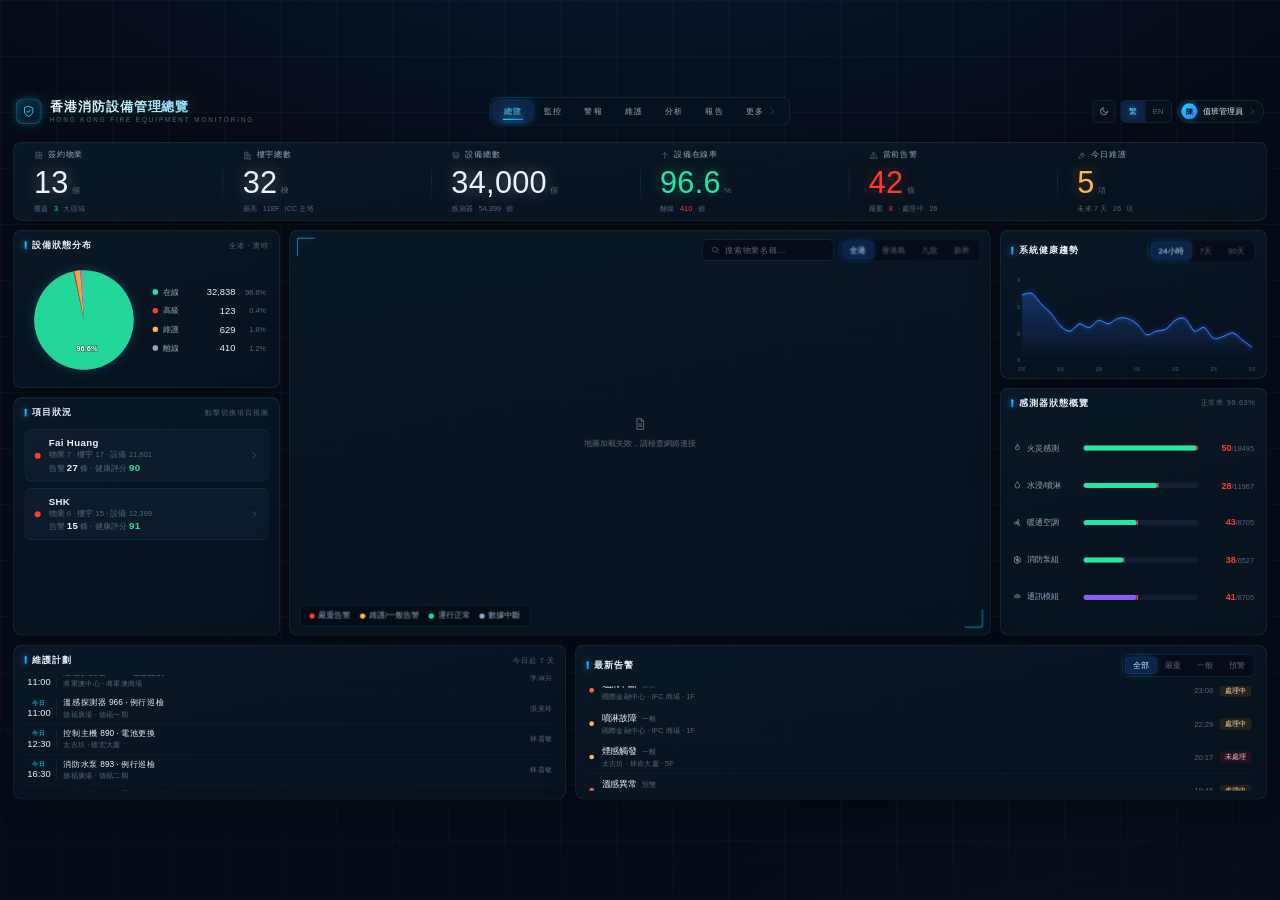
<file: index.html>
<!DOCTYPE html>
<html lang="zh-HK">
<head>
<meta charset="UTF-8">
<title>香港消防設備管理總覽 · L1</title>
<link rel="stylesheet" href="css/style.css?v=25">
</head>
<body>
<div id="screen">

  <!-- 顶部标题栏 + 主导航 -->
  <header class="hd">
    <div class="hd-left">
      <div class="hd-brand" id="brandIcon"></div>
      <div class="hd-title">
        <h1 data-i18n="香港消防設備管理總覽">香港消防設備管理總覽</h1>
        <p>HONG KONG FIRE EQUIPMENT MONITORING</p>
      </div>
    </div>
    <nav class="main-nav" id="mainNav"></nav>
    <div class="hd-right">
      <div class="hd-score" id="hdScore"></div>
      <div class="tb-ctrl" id="tbCtrl"></div>
    </div>
  </header>

  <!-- KPI 指标带 -->
  <section class="kpis stagger" id="kpis"></section>

  <!-- 主体三栏 -->
  <div class="row">

    <!-- 左栏 -->
    <div class="col left stagger">
      <section class="panel">
        <header class="p-hd"><h2 data-i18n="設備狀態分布">設備狀態分布</h2><span class="p-sub" id="devSub"></span></header>
        <div class="p-bd"><div class="donut-wrap" id="devDonut"></div></div>
      </section>
      <section class="panel">
        <header class="p-hd"><h2 data-i18n="項目狀況">項目狀況</h2><span class="p-sub" id="projSub"></span></header>
        <div class="p-bd" id="projPanel"></div>
      </section>
    </div>

    <!-- 中央高德地图 -->
    <section class="panel map-panel">
      <div class="map-tools">
        <div class="search" id="mapSearch">
          <span id="searchIcon"></span>
          <input type="text" data-i18n-ph="搜索物業名稱…" placeholder="搜索物業名稱…" id="searchInput">
        </div>
        <div class="chips" id="regionChips">
          <button class="chip on" data-r="ALL" data-i18n="全港">全港</button>
          <button class="chip" data-r="HK" data-i18n="香港島">香港島</button>
          <button class="chip" data-r="KL" data-i18n="九龍">九龍</button>
          <button class="chip" data-r="NT" data-i18n="新界">新界</button>
        </div>
      </div>
      <div id="gdMap"></div>
      <div class="map-legend">
        <span><i style="background:var(--crit)"></i><em data-i18n="嚴重告警" style="font-style:normal">嚴重告警</em></span>
        <span><i style="background:var(--warn)"></i><em data-i18n="維護/一般告警" style="font-style:normal">維護/一般告警</em></span>
        <span><i style="background:var(--ok)"></i><em data-i18n="運行正常" style="font-style:normal">運行正常</em></span>
        <span><i style="background:var(--idle)"></i><em data-i18n="數據中斷" style="font-style:normal">數據中斷</em></span>
      </div>
      <div class="map-hover-card" id="hoverCard" style="display:none"></div>
    </section>

    <!-- 右栏 -->
    <div class="col right l1r stagger">
      <section class="panel">
        <header class="p-hd">
          <h2 data-i18n="系統健康趨勢">系統健康趨勢</h2>
          <div class="chips" id="trendChips">
            <button class="chip on" data-t="24h" data-i18n="24小時">24小時</button>
            <button class="chip" data-t="7d" data-i18n="7天">7天</button>
            <button class="chip" data-t="30d" data-i18n="30天">30天</button>
          </div>
        </header>
        <div class="p-bd" id="trendPanel" style="padding-bottom:4px"></div>
      </section>
      <section class="panel">
        <header class="p-hd"><h2 data-i18n="感測器狀態概覽">感測器狀態概覽</h2><span class="p-sub" id="sensorSub"></span></header>
        <div class="p-bd" id="sensorPanel"></div>
      </section>
    </div>
  </div>

  <!-- 底部：维护计划 + 最新告警 -->
  <div class="row stagger" style="grid-template-rows:auto;grid-template-columns:1fr 1.25fr">
    <section class="panel">
      <header class="p-hd"><h2 data-i18n="維護計劃">維護計劃</h2><span class="p-sub" data-i18n="今日起 7 天">今日起 7 天</span></header>
      <div class="p-bd" id="maintPanel"></div>
    </section>
    <section class="panel">
      <header class="p-hd">
        <h2 data-i18n="最新告警">最新告警</h2>
        <div class="chips" id="alarmChips">
          <button class="chip on" data-l="0" data-i18n="全部">全部</button>
          <button class="chip" data-l="1" data-i18n="嚴重">嚴重</button>
          <button class="chip" data-l="2" data-i18n="一般">一般</button>
          <button class="chip" data-l="3" data-i18n="預警">預警</button>
        </div>
      </header>
      <div class="p-bd" id="alarmPanel"></div>
    </section>
  </div>
</div>

<script src="https://webapi.amap.com/maps?v=2.0&key=482b385813c3145a2d7cbc16e38c318f"></script>
<script src="https://cdn.bootcdn.net/ajax/libs/echarts/5.4.3/echarts.min.js"></script>
<script src="js/data.js?v=25"></script>
<script src="js/charts.js"></script>
<script src="js/common.js"></script>
<script src="js/l1.js"></script>
</body>
</html>
</file>
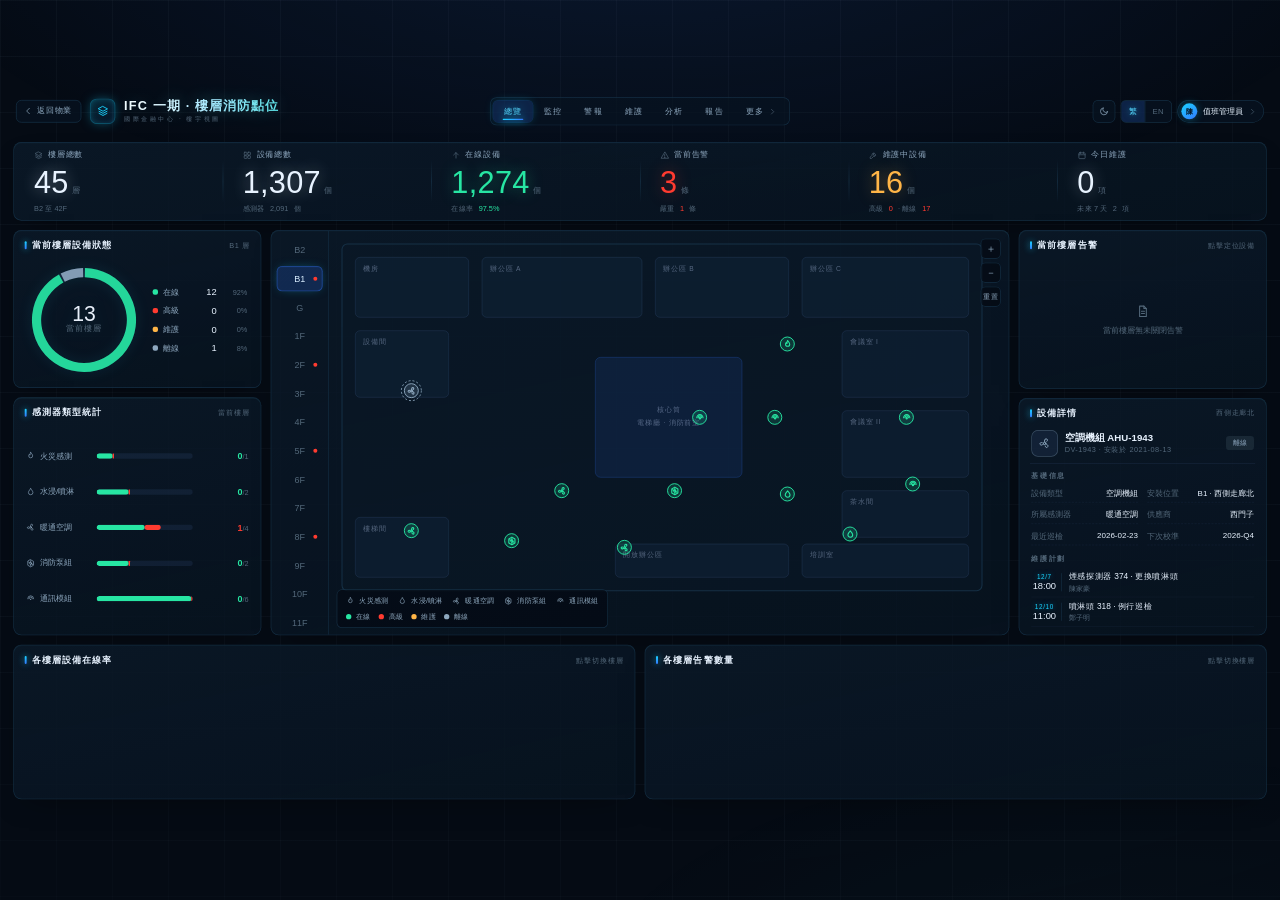
<file: building.html>
<!DOCTYPE html>
<html lang="zh-HK">
<head>
<meta charset="UTF-8">
<title>樓宇樓層消防設備大屏 · L3</title>
<link rel="stylesheet" href="css/style.css?v=25">
</head>
<body>
<div id="screen">

  <!-- 顶部 -->
  <header class="hd">
    <div class="hd-left">
      <button class="btn-back" id="backBtn"></button>
      <div class="hd-brand" id="brandIcon"></div>
      <div class="hd-title">
        <h1 id="bName">—</h1>
        <p id="bMeta">—</p>
      </div>
      <div class="hd-crumb"><i data-i18n="全港總覽">全港總覽</i><i id="crumbP">/</i><b id="crumbNow">—</b></div>
      <div class="hd-sub" id="tenant"></div>
    </div>
    <nav class="main-nav" id="mainNav"></nav>
    <div class="hd-right">
      <div class="hd-score" id="hdScore"></div>
      <div class="tb-ctrl" id="tbCtrl"></div>
    </div>
  </header>

  <!-- KPI -->
  <section class="kpis stagger" id="kpis"></section>

  <div class="row l3-row">
    <!-- 左栏 -->
    <div class="col left stagger">
      <section class="panel">
        <header class="p-hd"><h2 data-i18n="當前樓層設備狀態">當前樓層設備狀態</h2><span class="p-sub" id="floorTag2"></span></header>
        <div class="p-bd"><div class="donut-wrap" id="devDonut"></div></div>
      </section>
      <section class="panel">
        <header class="p-hd"><h2 data-i18n="感測器類型統計">感測器類型統計</h2><span class="p-sub" data-i18n="當前樓層">當前樓層</span></header>
        <div class="p-bd" id="sensorPanel"></div>
      </section>
    </div>

    <!-- 中央：楼层切换 + 平面图 -->
    <section class="panel" style="overflow:hidden">
      <div class="plan-wrap">
        <nav class="floor-rail" id="floorRail"></nav>
        <div class="plan-stage" id="planStage">
          <div class="floor-tag" id="floorTag"></div>
          <div class="plan-zoom">
            <button id="zin" title="放大" data-i18n-title="放大">＋</button>
            <button id="zout" title="縮小" data-i18n-title="縮小">－</button>
            <button id="zreset" title="重置視圖" data-i18n-title="重置視圖" data-i18n="重置" style="font-size:11px">重置</button>
          </div>
          <svg class="plan-svg" id="planSvg"></svg>
          <div class="plan-legend">
            <div class="lg2" style="gap:14px" id="lgTypes"></div>
            <div class="lg2" style="gap:12px;margin-top:2px">
              <span class="lg2"><i style="width:8px;height:8px;border-radius:50%;background:var(--ok)"></i><em style="font-style:normal" data-i18n="在線">在線</em></span>
              <span class="lg2"><i style="width:8px;height:8px;border-radius:50%;background:var(--crit)"></i><em style="font-style:normal" data-i18n="高級">高級</em></span>
              <span class="lg2"><i style="width:8px;height:8px;border-radius:50%;background:var(--warn)"></i><em style="font-style:normal" data-i18n="維護">維護</em></span>
              <span class="lg2"><i style="width:8px;height:8px;border-radius:50%;background:var(--idle)"></i><em style="font-style:normal" data-i18n="離線">離線</em></span>
            </div>
          </div>
        </div>
      </div>
    </section>

    <!-- 右栏 -->
    <div class="col right l3r stagger">
      <section class="panel">
        <header class="p-hd"><h2 data-i18n="當前樓層告警">當前樓層告警</h2><span class="p-sub" data-i18n="點擊定位設備">點擊定位設備</span></header>
        <div class="p-bd" id="alarmPanel"></div>
      </section>
      <section class="panel">
        <header class="p-hd"><h2 data-i18n="設備詳情">設備詳情</h2><span class="p-sub" id="devSub" data-i18n="點擊平面圖設備查看">點擊平面圖設備查看</span></header>
        <div class="p-bd" id="devPanel"></div>
      </section>
    </div>
  </div>

  <!-- 底部楼层对比 -->
  <div class="row stagger" style="grid-template-rows:auto;grid-template-columns:1fr 1fr">
    <section class="panel">
      <header class="p-hd"><h2 data-i18n="各樓層設備在線率">各樓層設備在線率</h2><span class="p-sub" data-i18n="點擊切換樓層">點擊切換樓層</span></header>
      <div class="p-bd" id="barOnline"></div>
    </section>
    <section class="panel">
      <header class="p-hd"><h2 data-i18n="各樓層告警數量">各樓層告警數量</h2><span class="p-sub" data-i18n="點擊切換樓層">點擊切換樓層</span></header>
      <div class="p-bd" id="barAlarm"></div>
    </section>
  </div>
</div>

<script src="js/data.js?v=25"></script>
<script src="js/charts.js"></script>
<script src="js/common.js"></script>
<script src="js/l3.js"></script>
</body>
</html>
</file>
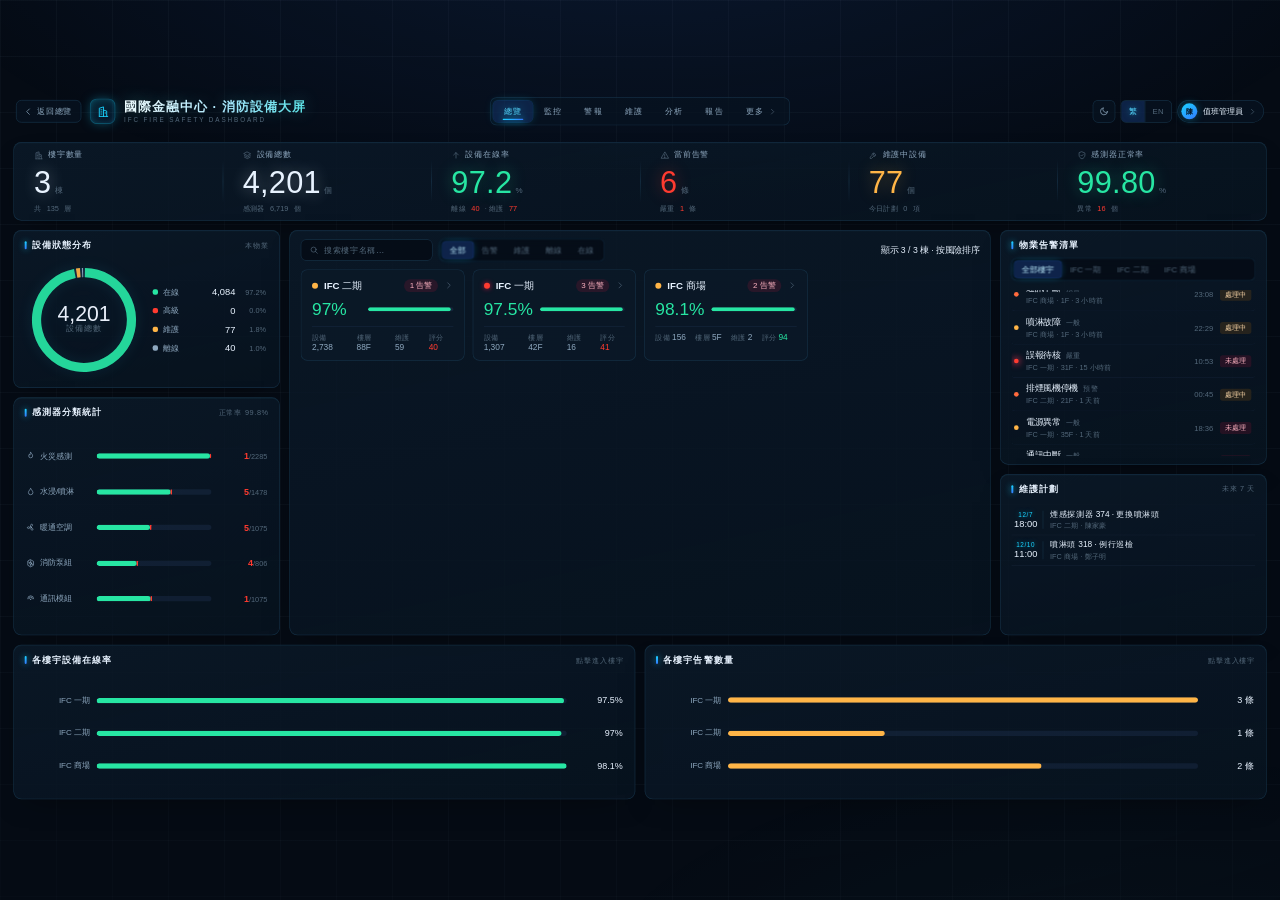
<file: property.html>
<!DOCTYPE html>
<html lang="zh-HK">
<head>
<meta charset="UTF-8">
<title>物業級消防設備大屏 · L2</title>
<link rel="stylesheet" href="css/style.css?v=25">
</head>
<body>
<div id="screen">

  <!-- 顶部：返回 + 物业信息 + 主导航 -->
  <header class="hd">
    <div class="hd-left">
      <button class="btn-back" id="backBtn"></button>
      <div class="hd-brand" id="brandIcon"></div>
      <div class="hd-title">
        <h1 id="pName">—</h1>
        <p id="pMeta">—</p>
      </div>
      <div class="hd-crumb">
        <i data-i18n="全港總覽">全港總覽</i><span id="crumbSep">/</span><b id="crumbNow">—</b>
      </div>
      <div class="hd-sub" id="pContact"></div>
    </div>
    <nav class="main-nav" id="mainNav"></nav>
    <div class="hd-right">
      <div class="hd-score" id="hdScore"></div>
      <div class="tb-ctrl" id="tbCtrl"></div>
    </div>
  </header>

  <!-- KPI -->
  <section class="kpis stagger" id="kpis"></section>

  <div class="row">
    <!-- 左栏 -->
    <div class="col left stagger">
      <section class="panel">
        <header class="p-hd"><h2 data-i18n="設備狀態分布">設備狀態分布</h2><span class="p-sub" data-i18n="本物業">本物業</span></header>
        <div class="p-bd"><div class="donut-wrap" id="devDonut"></div></div>
      </section>
      <section class="panel">
        <header class="p-hd"><h2 data-i18n="感測器分類統計">感測器分類統計</h2><span class="p-sub" id="sensorSub"></span></header>
        <div class="p-bd" id="sensorPanel"></div>
      </section>
    </div>

    <!-- 中央楼宇分布 -->
    <section class="panel">
      <div class="b-toolbar">
        <div class="search" id="bSearch"><span id="searchIcon"></span><input id="searchInput" data-i18n-ph="搜索樓宇名稱…" placeholder="搜索樓宇名稱…" type="text"></div>
        <div class="chips" id="bChips">
          <button class="chip on" data-f="all" data-i18n="全部">全部</button>
          <button class="chip" data-f="alarm" data-i18n="告警">告警</button>
          <button class="chip" data-f="maint" data-i18n="維護">維護</button>
          <button class="chip" data-f="offline" data-i18n="離線">離線</button>
          <button class="chip" data-f="ok" data-i18n="在線">在線</button>
        </div>
        <span style="flex:1"></span>
        <span class="p-sub" id="bCount"></span>
      </div>
      <div class="b-grid" id="bGrid"></div>
    </section>

    <!-- 右栏 -->
    <div class="col right l2r stagger">
      <section class="panel">
        <header class="p-hd">
          <h2 data-i18n="物業告警清單">物業告警清單</h2>
          <span class="p-sub" id="alarmSub"></span>
        </header>
        <div class="p-filter"><div class="chips" id="bFilter"><button class="chip on" data-b="" data-i18n="全部樓宇">全部樓宇</button></div></div>
        <div class="p-bd" id="alarmPanel"></div>
      </section>
      <section class="panel">
        <header class="p-hd"><h2 data-i18n="維護計劃">維護計劃</h2><span class="p-sub" data-i18n="未來 7 天">未來 7 天</span></header>
        <div class="p-bd" id="maintPanel"></div>
      </section>
    </div>
  </div>

  <!-- 底部楼宇对比 -->
  <div class="row stagger" style="grid-template-rows:auto;grid-template-columns:1fr 1fr">
    <section class="panel">
      <header class="p-hd"><h2 data-i18n="各樓宇設備在線率">各樓宇設備在線率</h2><span class="p-sub" data-i18n="點擊進入樓宇">點擊進入樓宇</span></header>
      <div class="p-bd" id="barOnline"></div>
    </section>
    <section class="panel">
      <header class="p-hd"><h2 data-i18n="各樓宇告警數量">各樓宇告警數量</h2><span class="p-sub" data-i18n="點擊進入樓宇">點擊進入樓宇</span></header>
      <div class="p-bd" id="barAlarm"></div>
    </section>
  </div>
</div>

<script src="js/data.js?v=25"></script>
<script src="js/charts.js"></script>
<script src="js/common.js"></script>
<script src="js/l2.js"></script>
</body>
</html>
</file>
<file: css/style.css>
/* ============================================================
 * 香港消防设备管理大屏 · 设计系统
 * 深色极简科技风 · 1920×1080 设计稿，transform 缩放适配
 * ============================================================ */

:root {
  /* ===== 官方配色表 ===== */
  --bg-0: #050B14;                              /* 頁面底色 · 深空黑藍 */
  --bg-1: rgba(8, 20, 33, .74);                 /* 一級背景 · 深海藍黑 */
  --bg-2: rgba(11, 25, 40, .82);                /* 卡片背景 · 科技面板 */
  --line: rgba(23, 52, 74, .82);                /* 邊框 · 冷色線框 */
  --line-2: rgba(23, 52, 74, 1);
  --text-1: #E8F3FF;                            /* 主文字 · 冰白 */
  --text-2: #8EA8BF;                            /* 次文字 · 灰藍 */
  --text-3: #53687A;                            /* 禁用文字 · 深灰藍 */
  --accent: #3478FF;                            /* 輔助科技色 · 數字藍 */
  --cyan: #19D3FF;                              /* 主科技色 · 電光青 */
  --ice: #5CE1E6;                               /* 數據高亮 · 冰青 */
  --purple: #8B5CF6;                            /* 紫色輔助 · AI/分析 */
  --ok: #27E6A3;                                /* 正常 · 生命綠 */
  --crit: #FF3B30;                              /* 嚴重告警 · 警示紅 */
  --warn: #FFB547;                              /* 注意 · 琥珀橙 */
  --idle: #8EA8BF;
  --caution: #FF6A3D;                           /* 高危橙 */
  --num-font: "DIN Alternate", "Bahnschrift", "Avenir Next Condensed", "Arial Narrow", sans-serif;
  --nav-bg: rgba(8, 20, 33, .68);
  --nav-on: #56D9FF;
  --hover-bg: rgba(52, 120, 255, .10);
  --drop-bg: rgba(11, 25, 40, .97);
  --drop-shadow: rgba(0, 0, 0, .55);
  --chip-bg: rgba(5, 11, 20, .72);
  --chip-on-fg: #BFEFFF;
  --pop-bg: rgba(8, 20, 33, .94);
  --card-hover: rgba(16, 36, 56, .92);          /* 卡片懸浮 · 高亮層 */
  --room-bg: rgba(16, 36, 56, .55);
  --plan-bg: rgba(11, 25, 40, .45);
  --panel-bg: linear-gradient(168deg, rgba(11, 25, 40, .88), rgba(8, 20, 33, .80));
  --glow-cyan: rgba(25, 211, 255, .45);
  --glow-line: 0 0 0 1px rgba(52, 120, 255, .18), 0 0 16px -4px rgba(25, 211, 255, .4);
}

* { margin: 0; padding: 0; box-sizing: border-box; }
html, body { width: 100%; height: 100%; overflow: hidden; background: var(--bg-0); }

body {
  font-family: -apple-system, "PingFang SC", "HarmonyOS Sans SC", "Microsoft YaHei", sans-serif;
  font-size: 13px; color: var(--text-1);
  -webkit-font-smoothing: antialiased;
  user-select: none;
}

/* 背景氛围：极光双源 + 网格（向边缘淡出） */
body::before {
  content: ''; position: fixed; inset: 0; pointer-events: none; z-index: 0;
  background:
    radial-gradient(1200px 520px at 50% -12%, rgba(52, 120, 255, .12), transparent 64%),
    radial-gradient(900px 420px at 88% 112%, rgba(92, 225, 230, .05), transparent 62%),
    linear-gradient(rgba(142, 168, 191, .045) 1px, transparent 1px),
    linear-gradient(90deg, rgba(142, 168, 191, .045) 1px, transparent 1px);
  background-size: 100% 100%, 100% 100%, 56px 56px, 56px 56px;
  -webkit-mask-image: radial-gradient(120% 100% at 50% 30%, #000 55%, transparent 100%);
  mask-image: radial-gradient(120% 100% at 50% 30%, #000 55%, transparent 100%);
}

/* ---------- 大屏画布 ---------- */
#screen {
  position: absolute; left: 50%; top: 50%;
  width: 1920px; height: 1080px;
  transform-origin: center center;
  display: grid;
  grid-template-rows: 64px 118px 1fr 232px;
  gap: 14px; padding: 0 20px 16px;
  z-index: 1;
}

/* ============================================================
 * 顶部标题栏 + 主导航
 * ============================================================ */
.hd {
  display: grid; grid-template-columns: 1fr auto 1fr; align-items: center;
  padding: 0 4px; gap: 12px;
}
.hd-left { justify-self: start; display: flex; align-items: center; gap: 13px; min-width: 0; }
.hd-right { justify-self: end; display: flex; align-items: center; gap: 8px; }
.hd-brand {
  width: 38px; height: 38px; border-radius: 10px; flex: none;
  display: grid; place-items: center; color: var(--cyan);
  background: linear-gradient(145deg, rgba(25, 211, 255, .16), rgba(52, 120, 255, .08));
  border: 1px solid rgba(25, 211, 255, .32);
  box-shadow: 0 0 18px -4px rgba(25, 211, 255, .5), inset 0 0 12px -6px rgba(25, 211, 255, .6);
  animation: brandPulse 4.5s ease-in-out infinite;
}
@keyframes brandPulse { 50% { box-shadow: 0 0 30px -4px rgba(25, 211, 255, .75), inset 0 0 16px -6px rgba(25, 211, 255, .85); } }
.hd-title h1 {
  font-size: 19px; font-weight: 600; letter-spacing: .1em; line-height: 1.2; white-space: nowrap;
  background: linear-gradient(92deg, #F4FBFF 8%, #A9E8FF 58%, #5CE1E6 100%);
  -webkit-background-clip: text; background-clip: text; -webkit-text-fill-color: transparent;
  text-shadow: 0 0 26px rgba(92, 225, 230, .3);
}
.hd-title p { font-size: 9.5px; letter-spacing: .3em; color: var(--text-3); margin-top: 3px; white-space: nowrap; }
.hd-crumb { display: none; align-items: center; gap: 8px; font-size: 12px; color: var(--text-3); margin-left: 6px; white-space: nowrap; }
.hd-crumb b { color: var(--text-1); font-weight: 500; }
.hd-crumb i { font-style: normal; color: var(--text-3); }

.btn-back {
  display: inline-flex; align-items: center; gap: 6px; height: 34px; padding: 0 13px 0 10px;
  background: var(--bg-1); border: 1px solid var(--line-2); border-radius: 8px;
  color: var(--text-2); font-size: 12.5px; cursor: pointer; transition: .2s; flex: none;
}
.btn-back:hover { color: var(--text-1); border-color: rgba(34, 211, 238, .5); background: rgba(34, 211, 238, .06); }

/* 头部辅助信息（L2 联系方式 / L3 租户） */
.hd-sub {
  display: none; align-items: center; gap: 7px; height: 30px; padding: 0 12px; margin-left: 4px;
  border: 1px solid var(--line); border-radius: 8px; background: var(--bg-1);
  font-size: 11.5px; color: var(--text-2); white-space: nowrap; overflow: hidden;
  max-width: 460px; min-width: 0;
}
.hd-sub .ic { color: var(--text-3); flex: none; }
.hd-score { display: none; align-items: center; gap: 8px; }
.hd-score .ch-gauge { width: 44px; height: 44px; }
.hd-score .g-num { font-size: 15px; }

/* ---------- 主导航（总览/监控/警报/维护/分析/报告/更多） ---------- */
.main-nav {
  justify-self: center; display: flex; align-items: center; gap: 2px;
  padding: 4px; border-radius: 10px;
  background: var(--nav-bg); border: 1px solid var(--line);
}
.mn {
  position: relative; height: 32px; padding: 0 15px; border: 0; border-radius: 7px;
  background: none; color: var(--text-2); font-size: 12.5px; letter-spacing: .1em;
  font-family: inherit; cursor: pointer; display: flex; align-items: center; gap: 5px; transition: .16s;
  white-space: nowrap;
}
.mn:hover { color: var(--text-1); background: var(--hover-bg); }
.mn.on {
  color: var(--nav-on); background: rgba(52, 120, 255, .18);
  box-shadow: var(--glow-line);
  text-shadow: 0 0 14px rgba(25, 211, 255, .55);
}
.mn.on::after {
  content: ''; position: absolute; left: 14px; right: 14px; bottom: 3px; height: 2px;
  border-radius: 1px; background: linear-gradient(90deg, var(--cyan), var(--accent));
  box-shadow: 0 0 10px 1px var(--glow-cyan);
}
.mn .ic { opacity: .55; }

/* ---------- 右侧控件：主题 / 语言 / 个人信息 ---------- */
.tb-ctrl { display: flex; align-items: center; gap: 8px; }
.tb-btn {
  width: 34px; height: 34px; border-radius: 8px; border: 1px solid var(--line);
  background: var(--bg-1); color: var(--text-2); display: grid; place-items: center;
  cursor: pointer; transition: .16s;
}
.tb-btn:hover { color: var(--text-1); border-color: var(--line-2); background: var(--hover-bg); }
.lang-seg {
  display: flex; height: 34px; border: 1px solid var(--line); border-radius: 8px;
  background: var(--bg-1); overflow: hidden;
}
.lang-seg button {
  border: 0; background: none; padding: 0 11px; cursor: pointer; transition: .16s;
  color: var(--text-3); font-size: 11.5px; letter-spacing: .06em; font-family: inherit;
}
.lang-seg button:hover { color: var(--text-1); }
.lang-seg button.on { color: var(--nav-on); background: rgba(52, 120, 255, .18); text-shadow: 0 0 10px rgba(25, 211, 255, .5); }
.lang-seg button + button { border-left: 1px solid var(--line); }

.user-btn {
  display: flex; align-items: center; gap: 8px; height: 34px; padding: 0 10px 0 5px;
  border-radius: 17px; border: 1px solid var(--line); background: var(--bg-1);
  color: var(--text-2); cursor: pointer; font-family: inherit; transition: .16s;
}
.user-btn:hover { border-color: var(--line-2); color: var(--text-1); }
.user-btn b { font-size: 12px; color: var(--text-1); font-weight: 500; white-space: nowrap; }
.user-btn .ic { color: var(--text-3); }
.av {
  width: 24px; height: 24px; border-radius: 50%; flex: none;
  display: grid; place-items: center; font-size: 11px; font-weight: 700; color: #04121F;
  background: linear-gradient(145deg, #19D3FF, #3478FF);
  box-shadow: 0 0 12px -2px rgba(25, 211, 255, .55);
}

/* ---------- 下拉菜单 ---------- */
.dd { position: relative; }
.dd-menu {
  position: absolute; top: calc(100% + 8px); right: 0; min-width: 156px; z-index: 60;
  background: var(--drop-bg); border: 1px solid var(--line-2); border-radius: 10px;
  padding: 6px; box-shadow: 0 16px 44px var(--drop-shadow); display: none;
}
.dd.open .dd-menu { display: block; animation: fadeUp .18s cubic-bezier(.22, 1, .36, 1); }
.dd-nav .dd-menu { right: auto; }
.dd-menu button {
  display: flex; align-items: center; gap: 9px; width: 100%; text-align: left;
  border: 0; background: none; color: var(--text-2); font-size: 12.5px; font-family: inherit;
  padding: 8px 10px; border-radius: 7px; cursor: pointer; transition: .14s; white-space: nowrap;
}
.dd-menu button:hover { background: var(--hover-bg); color: var(--text-1); }
.dd-menu button.danger:hover { color: var(--crit); }
.dd-menu hr { border: 0; border-top: 1px solid var(--line); margin: 5px 4px; }
.dd-hd {
  display: flex; align-items: center; gap: 10px; padding: 8px 10px; margin-bottom: 4px;
  border-bottom: 1px solid var(--line);
}
.dd-hd b { display: block; font-size: 12.5px; color: var(--text-1); font-weight: 550; }
.dd-hd i { font-style: normal; font-size: 10.5px; color: var(--text-3); }

/* ---------- Toast ---------- */
.toast {
  position: fixed; left: 50%; bottom: 36px; z-index: 1000;
  transform: translate(-50%, 12px); opacity: 0; transition: .28s cubic-bezier(.22, 1, .36, 1);
  display: flex; align-items: center; gap: 9px; padding: 11px 20px; border-radius: 10px;
  background: var(--drop-bg); border: 1px solid rgba(44, 225, 255, .35); color: var(--text-1);
  font-size: 13px; box-shadow: 0 16px 44px var(--drop-shadow), 0 0 26px -8px rgba(44, 225, 255, .45); pointer-events: none;
}
.toast.show { opacity: 1; transform: translate(-50%, 0); }
.toast .ic { color: var(--cyan); }

@keyframes breathe { 50% { box-shadow: 0 0 0 3px rgba(255, 23, 68, .12); } }

/* ============================================================
 * KPI 指标带（hairline 分隔，不做卡片堆叠）
 * ============================================================ */
.kpis {
  display: grid; grid-template-columns: repeat(6, 1fr);
  background: var(--panel-bg); border: 1px solid var(--line); border-radius: 12px;
  overflow: hidden;
  box-shadow: inset 0 1px 0 rgba(92, 225, 230, .06), 0 18px 44px -22px rgba(0, 0, 0, .6);
}
.kpi {
  position: relative; display: flex; flex-direction: column; justify-content: center;
  gap: 9px; padding: 0 30px; min-width: 0;
}
.kpi + .kpi::before {
  content: ''; position: absolute; left: 0; top: 22%; height: 56%; width: 1px;
  background: linear-gradient(transparent, var(--line-2), transparent);
}
.kpi .k-label { font-size: 12px; color: var(--text-2); letter-spacing: .1em; display: flex; align-items: center; gap: 7px; }
.kpi .k-label .ic { color: var(--text-3); }
.kpi .k-val { display: flex; align-items: baseline; gap: 5px; }
.kpi .num { font-family: var(--num-font); font-size: 46px; font-weight: 500; line-height: 1; letter-spacing: .01em; font-variant-numeric: tabular-nums; text-shadow: 0 0 24px color-mix(in srgb, currentColor 40%, transparent); }
.kpi .unit { font-size: 12px; color: var(--text-3); }
.kpi .k-sub { font-size: 11px; color: var(--text-3); display: flex; gap: 8px; align-items: center; }
.kpi .k-sub b { font-weight: 500; }
.kpi.clickable { cursor: pointer; }
.kpi.clickable:hover { background: rgba(25, 211, 255, .045); }
.k-sub .up { color: var(--ok); } .k-sub .down { color: var(--crit); }

/* ============================================================
 * 面板
 * ============================================================ */
.row { display: grid; grid-template-columns: 400px 1fr 400px; gap: 14px; min-height: 0; }
.col { display: grid; gap: 14px; min-height: 0; }
.col.left, .col.right { grid-template-rows: minmax(0, auto) minmax(0, 1fr); }
/* 右栏多面板的显式行高分配（按页面） */
.col.right.l1r { grid-template-rows: minmax(0, 0.6fr) minmax(0, 1fr); }
.col.right.l2r { grid-template-rows: minmax(0, 1.45fr) minmax(0, 1fr); }
.col.right.l3r { grid-template-rows: minmax(0, 1fr) minmax(0, 1.5fr); }
/* L3 主区：收窄侧栏，让平面图更舒展 */
.row.l3-row { grid-template-columns: 372px 1fr 372px; }

.panel {
  position: relative; display: flex; flex-direction: column; min-height: 0;
  background: var(--panel-bg); border: 1px solid var(--line); border-radius: 12px;
  box-shadow: inset 0 1px 0 rgba(92, 225, 230, .06), 0 18px 44px -24px rgba(0, 0, 0, .55);
}
.p-hd {
  display: flex; align-items: center; justify-content: space-between;
  padding: 13px 16px 10px; flex: none;
}
.p-hd h2 {
  font-size: 13px; font-weight: 600; letter-spacing: .16em; color: var(--text-1);
  display: flex; align-items: center; gap: 8px;
}
.p-hd h2::before {
  content: ''; width: 3px; height: 12px; border-radius: 2px;
  background: linear-gradient(180deg, var(--cyan), var(--accent));
  box-shadow: 0 0 9px 1px var(--glow-cyan);
}
.p-hd .p-sub { font-size: 11px; color: var(--text-3); letter-spacing: .08em; }
.p-bd { flex: 1; min-height: 0; padding: 4px 16px 12px; position: relative; }

/* 面板篩選行（獨立成行置於標題下方，可換行不擠壓） */
.p-filter { flex: none; padding: 0 16px 10px; }
.p-filter .chips { flex-wrap: wrap; }

/* 面板内部上下分区 */
.p-split { display: grid; grid-template-rows: minmax(0, .9fr) minmax(0, 1.1fr); min-height: 0; height: 100%; }
.p-split > div { min-height: 0; }

/* ============================================================
 * 图表通用
 * ============================================================ */
.ch-tick { font-size: 10.5px; fill: var(--text-3); font-family: var(--num-font); }
/* 折線圖：block 填滿面板，避免 inline SVG 高度百分比失效溢出 */
svg.ch-line { display: block; width: 100%; height: 100%; }
.ch-barval { font-size: 10px; fill: var(--text-2); font-family: var(--num-font); }
.c-num { font-size: 30px; font-weight: 500; fill: var(--text-1); font-family: var(--num-font); text-anchor: middle; }
.c-sub { font-size: 11px; fill: var(--text-3); text-anchor: middle; letter-spacing: .1em; }
.g-num { font-size: 22px; font-weight: 600; font-family: var(--num-font); }
.c-pct { font-size: 11px; font-weight: 600; fill: #fff; font-family: var(--num-font); paint-order: stroke; stroke: rgba(8,14,26,.45); stroke-width: 2px; }

/* ============================================================
 * 項目狀況卡片
 * ============================================================ */
.proj-list { display: flex; padding-top: 2px; flex-direction: column; gap: 10px; height: 100%; min-height: 0; }
.proj-card {
  display: flex; align-items: center; gap: 12px; width: 100%; text-align: left;
  padding: 11px 14px; border: 1px solid var(--line); border-radius: 10px;
  background: rgba(99, 140, 210, .05); cursor: pointer; transition: .18s; font: inherit;
}
.proj-card:hover { background: rgba(30, 136, 229, .12); border-color: rgba(30, 136, 229, .45); transform: translateY(-1px); }
.proj-card.on { border-color: var(--cyan); background: rgba(34, 211, 238, .08); box-shadow: inset 0 0 0 1px rgba(44, 225, 255, .3), 0 0 24px -8px rgba(44, 225, 255, .55); }
.proj-card .p-dot { width: 9px; height: 9px; border-radius: 50%; flex: none; }
.proj-card .pc-main { flex: 1; min-width: 0; display: flex; flex-direction: column; gap: 3px; }
.proj-card .pc-main b { font-size: 14.5px; color: var(--text-1); letter-spacing: .04em; }
.proj-card .pc-main span { font-size: 11.5px; color: var(--text-3); }
.proj-card .pc-main b i { font-style: normal; font-family: var(--num-font); }
.proj-card .pc-go { color: var(--text-3); flex: none; transition: .18s; }
.proj-card:hover .pc-go { color: var(--cyan); transform: translateX(2px); }
.proj-back {
  display: inline-flex; align-items: center; gap: 6px; height: 28px; padding: 0 12px; margin-bottom: 10px;
  border-radius: 7px; border: 1px solid var(--line-2); background: rgba(30, 136, 229, .12);
  color: var(--chip-on-fg); font-size: 12px; cursor: pointer; transition: .18s; font-family: inherit;
}
.proj-back:hover { background: rgba(30, 136, 229, .22); }
/* 項目面板：返回按鈕 + 卡片列表縱向排布，避免擠出面板 */
#projPanel { display: flex; flex-direction: column; }
#projPanel .proj-list { flex: 1; min-height: 0; height: auto; overflow: hidden; }
#projPanel .proj-back { position: relative; z-index: 2; }
/* L1 設備狀態餅圖：固定尺寸，避免按 SVG/Canvas 默認尺寸撐高左欄 */
#pieChart {
  width: 178px; height: 178px; flex: none; border-radius: 50%;
  background: radial-gradient(circle, rgba(25, 211, 255, .10), rgba(52, 120, 255, .06) 55%, transparent 72%);
}
#devDonut .ch-donut { width: 178px; height: 178px; flex: none; }

/* 环形图图例 */
.donut-wrap { display: flex; align-items: center; gap: 10px; height: 100%; }
.donut-wrap .ch-donut { flex: none; filter: drop-shadow(0 0 10px rgba(44, 225, 255, .10)); }
svg.ch-gauge, svg.ch-ring { display: block; }
.legend { flex: 1; display: flex; flex-direction: column; gap: 7px; min-width: 0; }
.legend .lg-item { display: flex; align-items: center; gap: 8px; font-size: 12px; color: var(--text-2); cursor: pointer; padding: 2px 4px; border-radius: 6px; transition: .15s; }
.legend .lg-item:hover { background: rgba(99, 140, 210, .08); color: var(--text-1); }
.legend .lg-item.dim { opacity: .35; }
.legend .lg-dot { width: 8px; height: 8px; border-radius: 3px; flex: none; }
.legend .lg-name { flex: 1; }
.legend .lg-val { font-family: var(--num-font); font-size: 14px; color: var(--text-1); }
.legend .lg-pct { font-family: var(--num-font); font-size: 11px; color: var(--text-3); width: 38px; text-align: right; }

/* 横向条形 */
.hb-list { display: flex; flex-direction: column; justify-content: space-evenly; height: 100%; min-height: 0; }
.hb-row { display: grid; grid-template-columns: 96px 1fr 74px; align-items: center; gap: 10px; padding: 3px 2px; border-radius: 6px; }
button.hb-row.hb-btn { width: 100%; border: 0; background: none; font: inherit; text-align: left; cursor: pointer; }
button.hb-row.hb-btn:hover { background: rgba(99, 140, 210, .1); }
.hb-label { font-size: 12px; color: var(--text-2); white-space: nowrap; overflow: hidden; text-overflow: ellipsis; text-align: right; }
.hb-row.active .hb-label { color: var(--cyan); }
.hb-track { position: relative; height: 8px; background: rgba(99, 140, 210, .10); border-radius: 4px; overflow: hidden; display: flex; }
.hb-fill { position: relative; height: 100%; border-radius: 4px; min-width: 2px; transition: width .9s cubic-bezier(.22, 1, .36, 1); }
.hb-val { font-family: var(--num-font); font-size: 13.5px; color: var(--text-1); text-align: right; white-space: nowrap; }
.hb-val i { font-style: normal; color: var(--text-3); font-size: 11px; }
.sb-label { display: flex; align-items: center; gap: 7px; font-size: 12px; color: var(--text-2); white-space: nowrap; }

/* 折线 hover */
.ln-hit:hover { fill: rgba(99, 140, 210, .15); }

/* ============================================================
 * 地图
 * ============================================================ */
.map-panel { overflow: hidden; }
.map-tools { position: absolute; top: 12px; right: 14px; z-index: 5; display: flex; gap: 8px; align-items: center; }
.chips { display: flex; background: var(--chip-bg); border: 1px solid var(--line); border-radius: 8px; padding: 3px; backdrop-filter: blur(6px); }
.chip {
  height: 26px; padding: 0 12px; border: 0; background: transparent; border-radius: 6px;
  color: var(--text-3); font-size: 12px; cursor: pointer; transition: .18s; white-space: nowrap; font-family: inherit;
}
.chip:hover { color: var(--text-1); }
.chip.on { background: rgba(52, 120, 255, .22); color: var(--chip-on-fg); box-shadow: inset 0 0 0 1px rgba(52, 120, 255, .2), 0 0 14px -4px rgba(25, 211, 255, .45); }

/* ---------- 高德地图 ---------- */
#gdMap { position: absolute; inset: 0; background: transparent; }
#gdMap .amap-logo, #gdMap .amap-copyright { opacity: 0; }
/* 地图 HUD：对角角标 + 纵向扫描光束 */
.map-panel::before, .map-panel::after {
  content: ''; position: absolute; z-index: 7; width: 26px; height: 26px; pointer-events: none;
  border: 0 solid rgba(25, 211, 255, .55);
  filter: drop-shadow(0 0 6px rgba(25, 211, 255, .45));
}
.map-panel::before { left: 10px; top: 10px; border-left-width: 2px; border-top-width: 2px; border-radius: 4px 0 0 0; }
.map-panel::after { right: 10px; bottom: 10px; border-right-width: 2px; border-bottom-width: 2px; border-radius: 0 0 4px 0; }
.map-panel .p-bd::after {
  content: ''; position: absolute; left: 0; right: 0; top: 0; height: 1px; z-index: 6; pointer-events: none;
  background: linear-gradient(90deg, transparent 4%, rgba(25, 211, 255, .55) 50%, transparent 96%);
  box-shadow: 0 0 12px 1px rgba(25, 211, 255, .5);
  animation: scanY 9s linear infinite;
}
@keyframes scanY { 0% { top: 0; opacity: 0; } 6% { opacity: .8; } 92% { opacity: .8; } 100% { top: 100%; opacity: 0; } }
.gm-mk { position: relative; width: 0; height: 0; cursor: pointer; }
.gm-mk .gm-dot {
  position: absolute; left: 0; top: 0; transform: translate(-50%, -50%);
  border-radius: 50%; background: var(--c); border: 1.5px solid var(--c);
  box-shadow:
    0 0 0 3px color-mix(in srgb, var(--c) 16%, transparent),
    0 0 14px 2px color-mix(in srgb, var(--c) 62%, transparent),
    0 0 32px 8px color-mix(in srgb, var(--c) 22%, transparent);
}
.gm-mk .gm-core {
  position: absolute; left: 0; top: 0; transform: translate(-50%, -50%);
  width: 4px; height: 4px; border-radius: 50%; background: var(--c);
}
.gm-mk .gm-ring {
  position: absolute; left: 0; top: 0; width: 36px; height: 36px;
  transform: translate(-50%, -50%); border-radius: 50%;
  border: 1.4px solid var(--c); opacity: 0;
}
.gm-mk .gm-lb {
  position: absolute; left: 16px; top: 0; transform: translateY(-50%);
  font-size: 11.5px; font-weight: 500; color: var(--text-2); white-space: nowrap;
  text-shadow: 0 0 4px rgba(0, 0, 0, .9), 0 1px 3px rgba(0, 0, 0, .9);
}
.gm-mk:hover .gm-lb, .gm-mk.focus .gm-lb { color: #EAF4FF; }
.gm-mk.crit .gm-ring, .gm-mk.focus .gm-ring, .gm-mk:hover .gm-ring { opacity: 1; animation: gmPulse 2.2s ease-out infinite; }
@keyframes gmPulse { 0% { transform: translate(-50%, -50%) scale(.5); opacity: .95; } 80% { transform: translate(-50%, -50%) scale(1.9); opacity: 0; } 100% { opacity: 0; } }
.gm-empty { position: absolute; inset: 0; display: grid; place-items: center; }

.map-legend {
  position: absolute; left: 14px; bottom: 12px; z-index: 5;
  display: flex; gap: 14px; padding: 8px 14px;
  background: var(--chip-bg); border: 1px solid var(--line); border-radius: 8px;
  backdrop-filter: blur(6px); font-size: 11.5px; color: var(--text-2);
}
.map-legend span { display: flex; align-items: center; gap: 6px; }
.map-legend i { width: 8px; height: 8px; border-radius: 50%; }
.map-hover-card {
  position: absolute; z-index: 6; width: 232px; padding: 12px 14px;
  background: var(--pop-bg); border: 1px solid var(--line-2); border-radius: 10px;
  backdrop-filter: blur(10px); pointer-events: none;
  box-shadow: 0 12px 40px var(--drop-shadow);
}
.map-hover-card h5 { font-size: 14px; font-weight: 600; display: flex; align-items: center; gap: 7px; }
.map-hover-card .mrow { display: flex; justify-content: space-between; font-size: 12px; color: var(--text-2); margin-top: 6px; }
.map-hover-card .mrow b { font-family: var(--num-font); color: var(--text-1); font-weight: 500; }
.map-hover-card .go { margin-top: 9px; color: var(--cyan); font-size: 11.5px; letter-spacing: .1em; }
@keyframes blink { 50% { opacity: .25; } }

/* ============================================================
 * 列表（告警 / 维护）
 * ============================================================ */
.list { height: 100%; overflow: hidden; position: relative; }
.list-scroll { position: absolute; inset: 0; overflow: hidden; }
.alarm-row {
  display: grid; grid-template-columns: 8px 1fr auto auto; gap: 10px; align-items: center;
  padding: 7px 6px 7px 4px; border-bottom: 1px solid rgba(99, 140, 210, .08);
  cursor: pointer; border-radius: 6px; transition: background .15s;
}
.alarm-row:hover { background: rgba(99, 140, 210, .07); }
.alarm-row.new { animation: rowIn .6s cubic-bezier(.22, 1, .36, 1); }
@keyframes rowIn { from { opacity: 0; transform: translateY(-14px); } }
.alarm-row .a-dot { width: 7px; height: 7px; border-radius: 50%; }
.alarm-row .a-dot.l1 { animation: blink 1.3s infinite; box-shadow: 0 0 10px 2px rgba(255, 59, 92, .6); }
.alarm-row .a-main { min-width: 0; }
.alarm-row .a-type { font-size: 13px; color: var(--text-1); display: flex; gap: 8px; align-items: baseline; }
.alarm-row .a-type em { font-style: normal; font-size: 10.5px; color: var(--text-3); }
.alarm-row .a-loc { font-size: 11px; color: var(--text-3); margin-top: 2px; white-space: nowrap; overflow: hidden; text-overflow: ellipsis; }
.alarm-row .a-time { font-family: var(--num-font); font-size: 11.5px; color: var(--text-3); }
.alarm-row .a-st { font-size: 10.5px; padding: 2px 7px; border-radius: 4px; white-space: nowrap; }
.alarm-row .a-st.open { color: #FFB3C2; background: rgba(255, 23, 68, .12); }
.alarm-row .a-st.doing { color: #FFD9A8; background: rgba(255, 145, 0, .12); }

.maint-row {
  display: grid; grid-template-columns: 44px 1fr auto; gap: 10px; align-items: center;
  padding: 6px 4px; border-bottom: 1px solid rgba(99, 140, 210, .08);
}
.maint-row .m-date { text-align: center; border-right: 1px solid var(--line); padding-right: 8px; }
.maint-row .m-date b { display: block; font-size: 9.5px; color: var(--cyan); letter-spacing: .1em; font-weight: 500; text-shadow: 0 0 8px rgba(25, 211, 255, .55); }
.maint-row .m-date span { font-family: var(--num-font); font-size: 14px; }
.maint-row .m-main { min-width: 0; }
.maint-row .m-main .t { font-size: 12.5px; color: var(--text-1); white-space: nowrap; overflow: hidden; text-overflow: ellipsis; }
.maint-row .m-main .s { font-size: 11px; color: var(--text-3); margin-top: 1px; white-space: nowrap; overflow: hidden; text-overflow: ellipsis; }
.maint-row .m-who { font-size: 11px; color: var(--text-3); white-space: nowrap; }
.maint-row.done { opacity: .42; }
.maint-row.done .m-date b { color: var(--ok); }

/* 滚动条 */
::-webkit-scrollbar { width: 4px; height: 4px; }
::-webkit-scrollbar-thumb { background: rgba(99, 140, 210, .25); border-radius: 2px; }
::-webkit-scrollbar-track { background: transparent; }

/* ============================================================
 * L2 楼宇卡片
 * ============================================================ */
.b-toolbar { display: flex; align-items: center; gap: 10px; padding: 12px 16px 8px; flex: none; }
.search {
  display: flex; align-items: center; gap: 8px; height: 32px; padding: 0 12px; flex: none;
  background: var(--chip-bg); border: 1px solid var(--line); border-radius: 8px; color: var(--text-3);
}
.search input {
  border: 0; outline: 0; background: transparent; color: var(--text-1);
  font-size: 12.5px; width: 150px; font-family: inherit;
}
.search input::placeholder { color: var(--text-3); }

.b-grid {
  flex: 1; min-height: 0; overflow-y: auto; padding: 4px 16px 14px;
  display: grid; grid-template-columns: repeat(auto-fill, minmax(232px, 1fr));
  gap: 12px; align-content: start;
}
.b-card {
  position: relative; display: flex; flex-direction: column; gap: 10px;
  padding: 14px 16px 12px; border-radius: 10px; cursor: pointer;
  background: var(--bg-2); border: 1px solid var(--line);
  transition: transform .18s, border-color .18s, background .18s;
}
.b-card:hover { transform: translateY(-3px); border-color: rgba(25, 211, 255, .5); background: var(--card-hover); box-shadow: 0 14px 32px -14px rgba(0, 0, 0, .65), 0 0 26px -10px rgba(25, 211, 255, .45); }
.b-card .b-top { display: flex; align-items: center; gap: 9px; }
.b-card .b-st { width: 9px; height: 9px; border-radius: 50%; flex: none; }
.b-card .b-st.crit { box-shadow: 0 0 8px rgba(255, 23, 68, .8); animation: blink 1.4s infinite; }
.b-card .b-name { font-size: 14.5px; font-weight: 550; flex: 1; min-width: 0; white-space: nowrap; overflow: hidden; text-overflow: ellipsis; }
.b-card .b-chev { color: var(--text-3); flex: none; }
.b-card .b-alarms { font-family: var(--num-font); font-size: 12px; color: #FFB3C2; background: rgba(255, 23, 68, .12); padding: 1px 8px; border-radius: 10px; }
.b-card .b-alarms.zero { color: var(--ok); background: rgba(0, 200, 83, .10); }
.b-card .b-rate { display: flex; align-items: center; gap: 10px; }
.b-card .b-rate .num { font-family: var(--num-font); font-size: 26px; font-weight: 500; width: 74px; }
.b-card .b-rate .bar { flex: 1; height: 6px; background: rgba(99, 140, 210, .12); border-radius: 3px; overflow: hidden; }
.b-card .b-rate .bar i { display: block; height: 100%; border-radius: 3px; }
.b-card .b-meta { display: flex; gap: 14px; font-size: 11px; color: var(--text-3); border-top: 1px solid rgba(99, 140, 210, .1); padding-top: 9px; }
.b-card .b-meta b { color: var(--text-2); font-weight: 500; font-family: var(--num-font); font-size: 12.5px; }

/* ============================================================
 * L3 楼层平面图
 * ============================================================ */
.plan-wrap { display: grid; grid-template-columns: 86px 1fr; min-height: 0; height: 100%; }
.floor-rail { overflow-y: auto; padding: 10px 8px; border-right: 1px solid var(--line); }
.f-btn {
  position: relative; display: block; width: 100%; height: 38px; margin-bottom: 5px;
  border: 1px solid transparent; border-radius: 8px; background: transparent;
  color: var(--text-3); font-size: 13.5px; font-family: var(--num-font); cursor: pointer; transition: .15s;
}
.f-btn:hover { color: var(--text-1); background: rgba(99, 140, 210, .08); }
.f-btn.on { color: #D9EEFF; background: rgba(52, 120, 255, .2); border-color: rgba(52, 120, 255, .45); box-shadow: inset 0 0 0 1px rgba(52, 120, 255, .16), 0 0 16px -6px rgba(25, 211, 255, .5); }
.f-btn .fd { position: absolute; right: 7px; top: 50%; transform: translateY(-50%); width: 6px; height: 6px; border-radius: 50%; background: var(--crit); animation: blink 1.3s infinite; }

.plan-stage { position: relative; min-width: 0; min-height: 0; overflow: hidden; }
.plan-svg { position: absolute; inset: 0; width: 100%; height: 100%; cursor: grab; }
.plan-svg.grabbing { cursor: grabbing; }
.plan-svg .room { fill: var(--room-bg); stroke: rgba(99, 140, 210, .20); stroke-width: 1; }
.plan-svg .plan-bg { fill: var(--plan-bg); stroke: rgba(99, 140, 210, .35); }
.plan-svg .core { fill: rgba(52, 120, 255, .10); stroke: rgba(52, 120, 255, .30); }
.plan-svg .corridor { fill: rgba(99, 140, 210, .05); }
.plan-svg .room-label { font-size: 10px; fill: rgba(159, 178, 212, .5); letter-spacing: .12em; }
.dev { cursor: pointer; }
.dev .hit { fill: transparent; }
.dev:hover .halo, .dev.hl .halo { opacity: 1; }
.dev .halo { opacity: 0; transition: .2s; }
.dev.hl .halo { opacity: 1; }
.dev.crit .halo { animation: blink 1.2s infinite; }
.plan-zoom { position: absolute; right: 12px; top: 12px; z-index: 4; display: flex; flex-direction: column; gap: 6px; }
.plan-zoom button {
  width: 30px; height: 30px; border-radius: 7px; border: 1px solid var(--line);
  background: var(--chip-bg); color: var(--text-2); cursor: pointer; font-size: 15px;
  display: grid; place-items: center;
}
.plan-zoom button:hover { color: var(--text-1); border-color: var(--line-2); }
#floorTag {display:none;}
.floor-tag { position: absolute; left: 12px; top: 12px; z-index: 4; font-family: var(--num-font); font-size: 30px; color: var(--text-1); letter-spacing: .06em; }
.floor-tag small { font-size: 11px; color: var(--text-3); letter-spacing: .2em; display: block; margin-bottom: 2px; font-family: -apple-system, "PingFang SC", sans-serif; }
.plan-legend {
  position: absolute; left: 12px; bottom: 10px; z-index: 4;
  display: flex; flex-direction: column; gap: 6px; padding:  9px 13px;
  background: var(--chip-bg); border: 1px solid var(--line); border-radius: 8px;
  font-size: 11px; color: var(--text-2);
}
.plan-legend .lg2 { display: flex; align-items: center; gap: 7px; }
.plan-legend .lg2 .ic { color: var(--text-2); }

/* 设备详情 */
.dev-detail { display: flex; flex-direction: column; height: 100%; overflow-y: auto; }
.dev-detail .dd-empty { margin: auto; text-align: center; color: var(--text-3); font-size: 12px; display: flex; flex-direction: column; align-items: center; gap: 10px; padding: 30px 0; }
.dd-head { display: flex; align-items: center; gap: 10px; padding: 2px 2px 10px; border-bottom: 1px solid rgba(99, 140, 210, .12); }
.dd-icon { width: 40px; height: 40px; border-radius: 10px; display: grid; place-items: center; flex: none; background: rgba(99, 140, 210, .10); border: 1px solid var(--line); }
.dd-head h4 { font-size: 14.5px; font-weight: 600; line-height: 1.3; }
.dd-head .dd-id { font-family: var(--num-font); font-size: 11px; color: var(--text-3); letter-spacing: .06em; }
.dd-st { font-size: 11px; padding: 3px 10px; border-radius: 5px; margin-left: auto; }
.dd-sec { padding: 10px 2px 2px; }
.dd-sec h5 { font-size: 11px; color: var(--text-3); letter-spacing: .18em; margin-bottom: 7px; display: flex; align-items: center; gap: 6px; }
.dd-kv { display: grid; grid-template-columns: 1fr 1fr; gap: 6px 14px; }
.dd-kv > div { display: flex; justify-content: space-between; font-size: 12px; padding: 4px 0; border-bottom: 1px dashed rgba(99, 140, 210, .1); }
.dd-kv dt { color: var(--text-3); }
.dd-kv dd { color: var(--text-1); font-family: var(--num-font); }
.dd-alarms .alarm-row { padding: 6px 2px; }
.dd-maint .maint-row { padding: 5px 2px; }
.dd-act { margin: 10px 2px 4px; display: flex; gap: 8px; }
.btn {
  height: 32px; padding: 0 16px; border-radius: 7px; border: 1px solid var(--line-2);
  background: rgba(52, 120, 255, .12); color: var(--chip-on-fg); font-size: 12.5px; cursor: pointer; transition: .18s;
  display: inline-flex; align-items: center; justify-content: center; gap: 6px; font-family: inherit;
}
.btn:hover { background: rgba(52, 120, 255, .22); }
.btn.primary { background: linear-gradient(135deg, #3478FF, #2563EB); border-color: transparent; color: #fff; box-shadow: 0 4px 18px -6px rgba(52, 120, 255, .6); }
.btn.primary:hover { filter: brightness(1.12); box-shadow: 0 6px 24px -6px rgba(52, 120, 255, .75); }
.btn.ghost { background: transparent; color: var(--text-3); }
.btn.ghost:hover { color: var(--text-1); }

/* ============================================================
 * 悬浮提示 / 弹窗
 * ============================================================ */
.tip {
  position: fixed; z-index: 999; display: none; max-width: 280px;
  padding: 9px 12px; border-radius: 8px; pointer-events: none;
  background: var(--pop-bg); border: 1px solid var(--line-2);
  box-shadow: 0 10px 34px var(--drop-shadow); font-size: 12px; color: var(--text-1);
}
.tip .t-row { display: flex; justify-content: space-between; gap: 18px; color: var(--text-2); margin-top: 3px; }
.tip .t-row b { color: var(--text-1); font-family: var(--num-font); font-weight: 500; }

.modal-overlay {
  position: fixed; inset: 0; z-index: 900; display: grid; place-items: center;
  background: rgba(2, 5, 12, .62); backdrop-filter: blur(4px);
  opacity: 0; transition: opacity .24s;
}
.modal-overlay.show { opacity: 1; }
.modal {
  position: relative; width: 520px; max-height: 86vh; display: flex; flex-direction: column;
  background: var(--drop-bg); border: 1px solid var(--line-2); border-radius: 14px;
  box-shadow: 0 30px 90px var(--drop-shadow), 0 0 40px -18px rgba(44, 225, 255, .4);
  transform: translateY(16px) scale(.98); transition: transform .24s cubic-bezier(.22, 1, .36, 1);
}
.modal-overlay.show .modal { transform: none; }
.modal::before {
  content: ''; position: absolute; left: 16px; right: 16px; top: 0; height: 1px;
  background: linear-gradient(90deg, transparent, rgba(25, 211, 255, .6), transparent);
}
.modal header { display: flex; align-items: center; justify-content: space-between; padding: 16px 20px 12px; border-bottom: 1px solid rgba(99, 140, 210, .12); }
.m-title { display: flex; align-items: center; gap: 9px; font-size: 15px; font-weight: 600; }
.m-title em { font-style: normal; font-family: var(--num-font); font-size: 11.5px; color: var(--text-3); font-weight: 400; }
.lv-dot { width: 9px; height: 9px; border-radius: 50%; box-shadow: 0 0 10px 1px var(--lc, transparent); }
.m-close { background: none; border: 0; color: var(--text-3); cursor: pointer; padding: 4px; border-radius: 6px; }
.m-close:hover { color: var(--text-1); background: rgba(99, 140, 210, .1); }
.m-body { padding: 14px 20px; overflow-y: auto; }
.m-row.m-head {
  display: flex; align-items: center; gap: 12px; padding: 10px 14px; border-radius: 9px;
  background: color-mix(in srgb, var(--lc) 10%, transparent); border-left: 3px solid var(--lc);
}
.m-type { font-size: 16px; font-weight: 600; }
.m-lv { font-size: 12px; color: var(--lc); }
.m-status { margin-left: auto; font-size: 12px; color: var(--text-2); }
.m-grid { display: grid; grid-template-columns: 1fr 1fr; gap: 10px 18px; margin: 14px 0; }
.m-grid > div { border-bottom: 1px dashed rgba(99, 140, 210, .12); padding-bottom: 7px; }
.m-grid dt { font-size: 11px; color: var(--text-3); margin-bottom: 3px; }
.m-grid dd { font-size: 13px; }
.m-grid dd em { font-style: normal; color: var(--text-3); font-size: 11.5px; }
.m-sec h4 { font-size: 11.5px; color: var(--text-3); letter-spacing: .16em; margin: 14px 0 7px; }
.m-sec p { font-size: 12.5px; color: var(--text-2); line-height: 1.75; }
.m-dev { display: flex; align-items: center; gap: 9px; font-size: 12.5px; color: var(--text-2); padding: 9px 12px; background: rgba(99, 140, 210, .07); border-radius: 8px; }
.modal footer { display: flex; justify-content: flex-end; gap: 10px; padding: 14px 20px; border-top: 1px solid rgba(99, 140, 210, .12); }
.t-crit { color: #FFB3C2; } .t-warn { color: #FFD9A8; }

/* ============================================================
 * 动效 & 空状态
 * ============================================================ */
.empty { height: 100%; display: flex; flex-direction: column; align-items: center; justify-content: center; gap: 10px; color: var(--text-3); font-size: 12px; }

.stagger > * { animation: fadeUp .7s cubic-bezier(.22, 1, .36, 1) backwards; }
.stagger > *:nth-child(1) { animation-delay: .05s; } .stagger > *:nth-child(2) { animation-delay: .12s; }
.stagger > *:nth-child(3) { animation-delay: .19s; } .stagger > *:nth-child(4) { animation-delay: .26s; }
.stagger > *:nth-child(5) { animation-delay: .33s; } .stagger > *:nth-child(6) { animation-delay: .40s; }
@keyframes fadeUp { from { opacity: 0; transform: translateY(14px); } }

.ic { vertical-align: -2px; flex: none; }
.num, .k-val .num, .hb-val { font-variant-numeric: tabular-nums; }

/* ============================================================
 * 浅色主题（html[data-theme='light']）
 * ============================================================ */
html[data-theme='light'] {
  --bg-0: #EDF1F8;
  --bg-1: rgba(255, 255, 255, .82);
  --bg-2: rgba(246, 249, 253, .92);
  --line: rgba(28, 60, 120, .14);
  --line-2: rgba(28, 60, 120, .28);
  --text-1: #17263C;
  --text-2: #435674;
  --text-3: #7C8CA6;
  --nav-bg: rgba(255, 255, 255, .72);
  --nav-on: #2058D8;
  --hover-bg: rgba(30, 100, 200, .08);
  --drop-bg: #FFFFFF;
  --drop-shadow: rgba(30, 60, 120, .22);
  --chip-bg: rgba(255, 255, 255, .86);
  --chip-on-fg: #2058D8;
  --pop-bg: rgba(255, 255, 255, .97);
  --card-hover: rgba(238, 245, 255, .98);
  --room-bg: rgba(224, 232, 246, .8);
  --plan-bg: rgba(235, 241, 250, .7);
  --panel-bg: rgba(255, 255, 255, .84);
  --glow-cyan: rgba(21, 101, 192, .35);
  --glow-line: 0 0 0 1px rgba(21, 101, 192, .14);
}
/* 浅色主题：收敛发光，保持清爽 */
html[data-theme='light'] .hd-title h1 { background: none; -webkit-text-fill-color: currentColor; color: #17263C; text-shadow: none; }
html[data-theme='light'] .hd-brand { animation: none; box-shadow: 0 4px 14px -6px rgba(32, 88, 216, .35); }
html[data-theme='light'] .kpi .num { text-shadow: none; }
html[data-theme='light'] .panel, html[data-theme='light'] .kpis { box-shadow: 0 10px 28px -18px rgba(30, 60, 120, .28); }
html[data-theme='light'] .map-panel::before, html[data-theme='light'] .map-panel::after { filter: none; border-color: rgba(21, 101, 192, .45); }
html[data-theme='light'] .map-panel .p-bd::after { display: none; }
html[data-theme='light'] .gm-mk .gm-dot { box-shadow: 0 0 0 3px color-mix(in srgb, var(--c) 14%, transparent), 0 0 10px 1px color-mix(in srgb, var(--c) 40%, transparent); }
html[data-theme='light'] .mn.on, html[data-theme='light'] .chip.on, html[data-theme='light'] .f-btn.on { box-shadow: var(--glow-line); text-shadow: none; }
html[data-theme='light'] .mn.on::after { box-shadow: none; }
html[data-theme='light'] .toast, html[data-theme='light'] .modal { box-shadow: 0 20px 50px -20px rgba(30, 60, 120, .35); border-color: var(--line-2); }
html[data-theme='light'] .modal::before { background: linear-gradient(90deg, transparent, rgba(32, 88, 216, .4), transparent); }
html[data-theme='light'] .btn.primary { box-shadow: 0 4px 14px -6px rgba(32, 88, 216, .5); }
html[data-theme='light'] .donut-wrap .ch-donut { filter: none; }
html[data-theme='light'] #pieChart { background: radial-gradient(circle, rgba(32, 88, 216, .07), transparent 70%); }

/* 无障碍：偏好减弱动效时停用装饰动画 */
@media (prefers-reduced-motion: reduce) {
  .hd-brand, .map-panel .p-bd::after, .mn.on::after { animation: none !important; }
  .alarm-row .a-dot.l1, .b-card .b-st.crit, .dev.crit .halo, .f-btn .fd { animation: none !important; }
}
html[data-theme='light'] body::before {
  background:
    radial-gradient(1100px 480px at 50% -10%, rgba(30, 100, 200, .07), transparent 65%);
  background-size: 100% 100%, 64px 64px, 64px 64px;
}
html[data-theme='light'] .gm-mk .gm-lb {
  color: #435674;
  text-shadow: 0 0 4px rgba(255, 255, 255, .9), 0 1px 3px rgba(255, 255, 255, .9);
}
html[data-theme='light'] .gm-mk:hover .gm-lb,
html[data-theme='light'] .gm-mk.focus .gm-lb { color: #1D4FC4; }
html[data-theme='light'] .c-num,
html[data-theme='light'] .g-num { fill: #17263C !important; }
html[data-theme='light'] .modal-overlay { background: rgba(200, 214, 235, .55); }
html[data-theme='light'] .f-btn.on { color: #2058D8; }
html[data-theme='light'] .av { color: #fff; }
</file>
